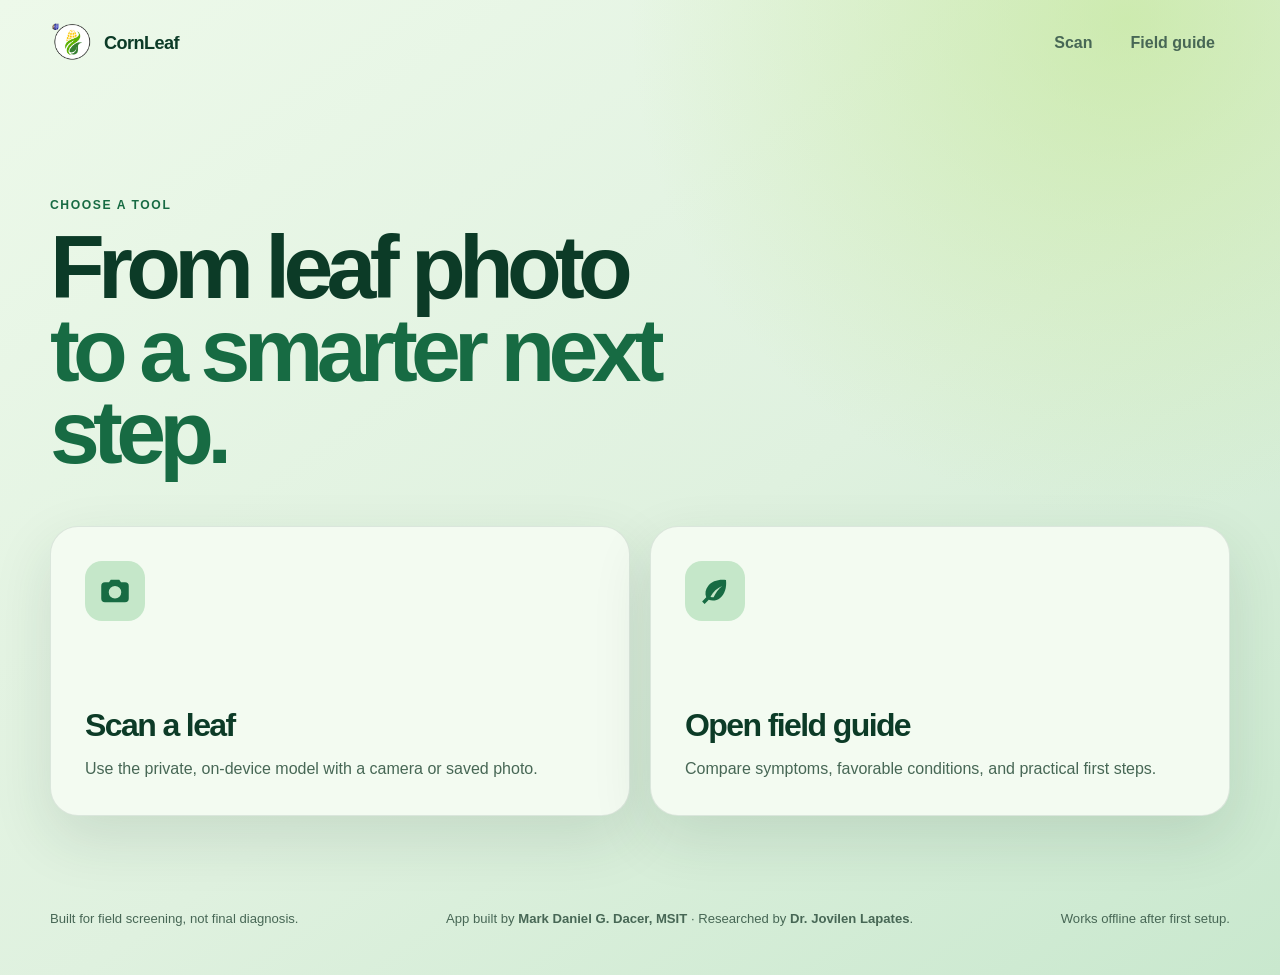
<file: site/menu/index.html>
<!doctype html>
<html lang="en">
<head>
  <meta charset="utf-8">
  <meta name="viewport" content="width=device-width, initial-scale=1">
  <meta name="theme-color" content="#173d2b">
  <title>CornLeaf tools</title>
  <link rel="stylesheet" href="../styles.css?v=6">
</head>
<body>
  <header class="site-header">
    <a class="brand" href="../index.html"><img src="../logo.png" alt="" width="44" height="44"><span>CornLeaf</span></a>
    <nav aria-label="Main navigation">
      <a class="nav-link" href="../index.html">Scan</a>
      <a class="nav-link" href="corn_mang.html">Field guide</a>
    </nav>
  </header>
  <main>
    <section class="guide-hero">
      <p class="eyebrow">Choose a tool</p>
      <h1>From leaf photo<br><em>to a smarter next step.</em></h1>
    </section>
    <section class="menu-grid" aria-label="CornLeaf tools">
      <a class="menu-card" href="../index.html">
        <span class="menu-card-icon"><svg viewBox="0 0 24 24" aria-hidden="true"><path d="M20 5h-3.2l-1.4-2H8.6L7.2 5H4a3 3 0 0 0-3 3v10a3 3 0 0 0 3 3h16a3 3 0 0 0 3-3V8a3 3 0 0 0-3-3Zm-8 13a5 5 0 1 1 0-10 5 5 0 0 1 0 10Z"/></svg></span>
        <h2>Scan a leaf</h2>
        <p>Use the private, on-device model with a camera or saved photo.</p>
      </a>
      <a class="menu-card" href="corn_mang.html">
        <span class="menu-card-icon"><svg viewBox="0 0 24 24" aria-hidden="true"><path d="M20.8 3.2C14.5 2.5 9.4 4.3 6.5 7.9 4.3 10.6 3.8 14 5 17l-3.3 3.3 2 2L7 19c3 1.2 6.4.7 9.1-1.5 3.6-2.9 5.4-8 4.7-14.3ZM8.4 16.6c2.2-4.2 5.2-6.8 9.3-8.7-3.1 2.7-5.3 5.7-6.8 9.1-.9.1-1.7 0-2.5-.4Z"/></svg></span>
        <h2>Open field guide</h2>
        <p>Compare symptoms, favorable conditions, and practical first steps.</p>
      </a>
    </section>
  </main>
  <footer class="site-footer"><p>Built for field screening, not final diagnosis.</p><p>App built by <strong>Mark Daniel G. Dacer, MSIT</strong> · Researched by <strong>Dr. Jovilen Lapates</strong>.</p><p>Works offline after first setup.</p></footer>
</body>
</html>
</file>
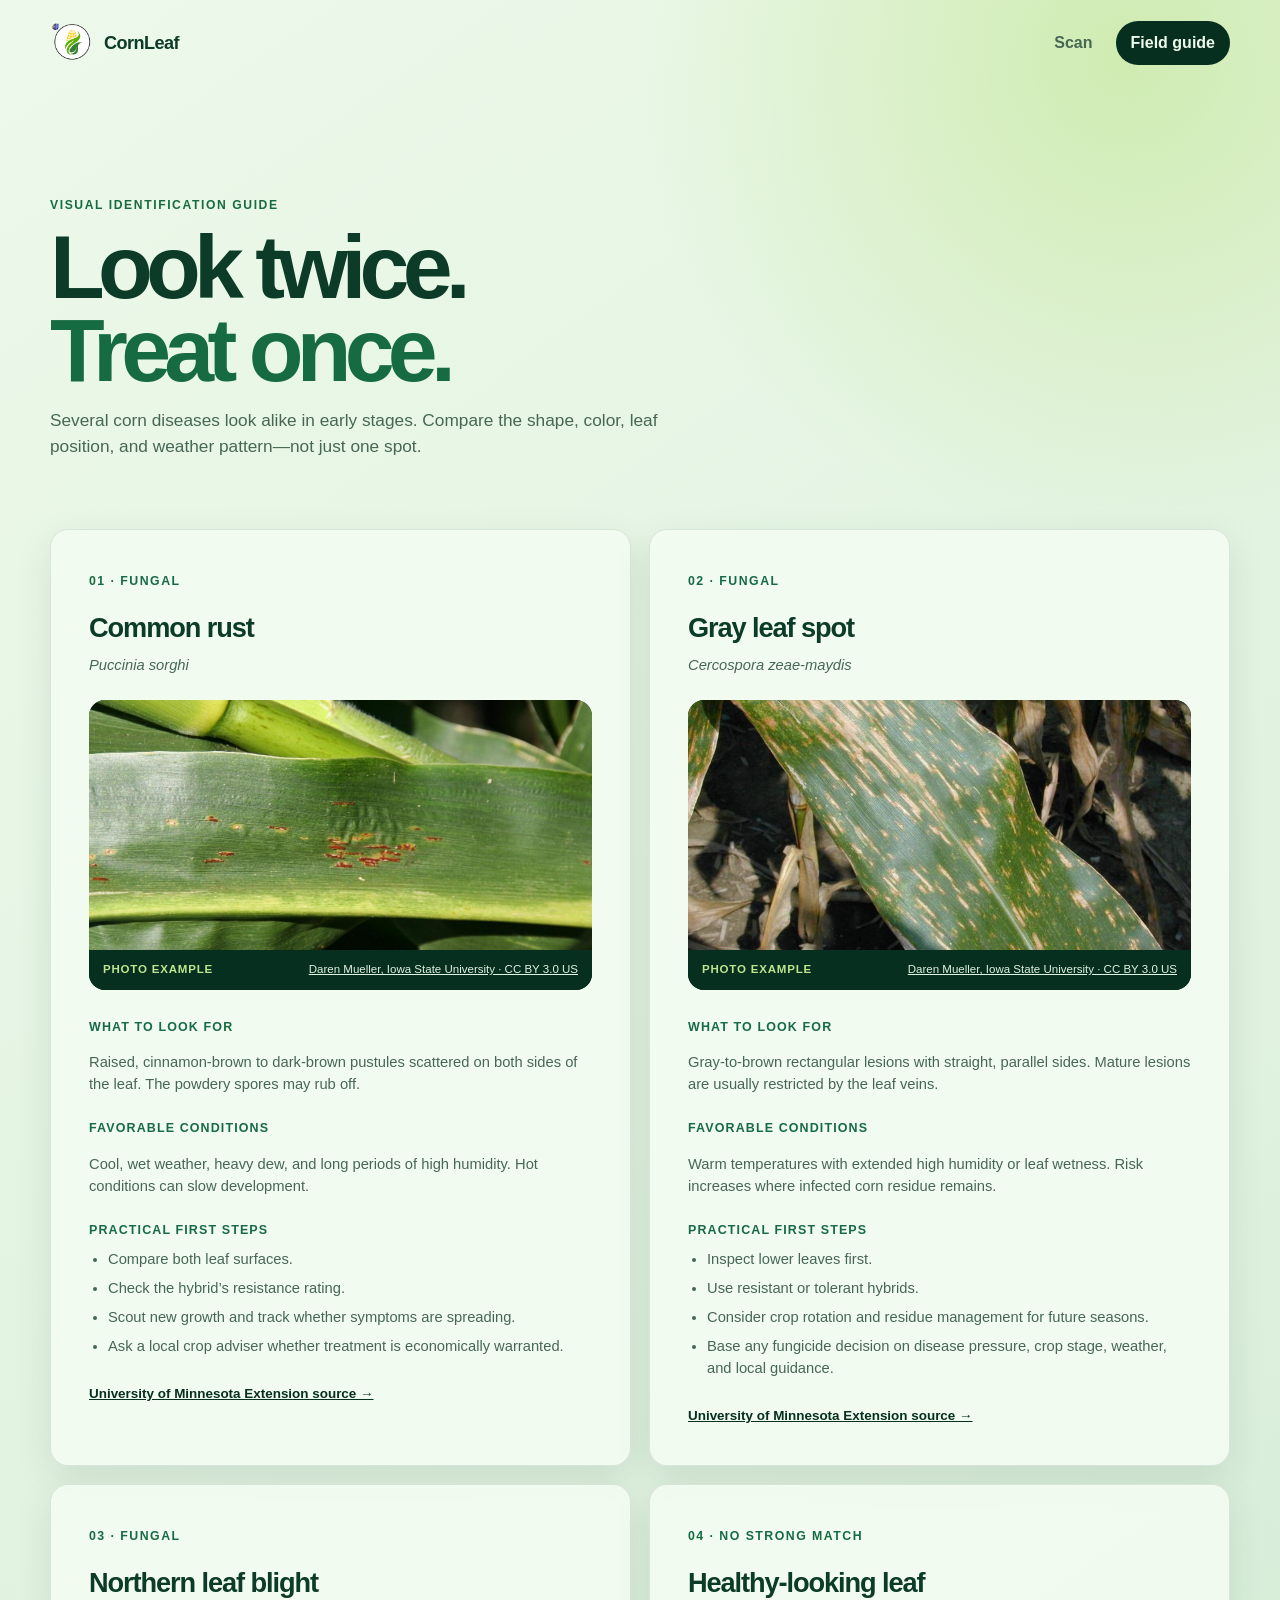
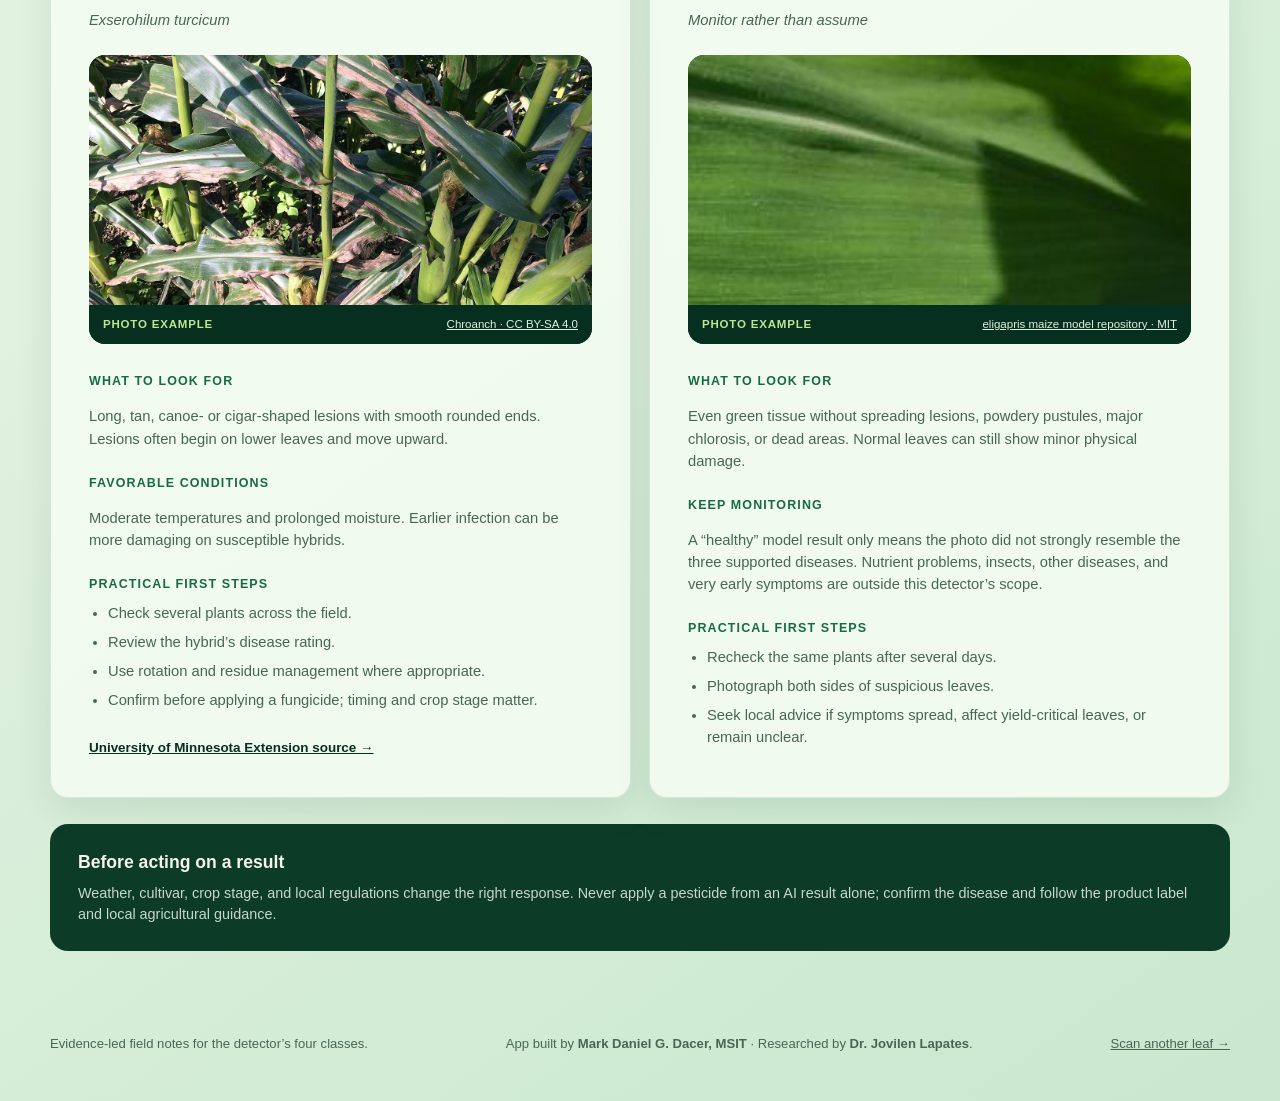
<file: site/menu/corn_mang.html>
<!doctype html>
<html lang="en">
<head>
  <meta charset="utf-8">
  <meta name="viewport" content="width=device-width, initial-scale=1">
  <meta name="theme-color" content="#173d2b">
  <meta name="description" content="A concise field guide to common rust, northern corn leaf blight, and gray leaf spot.">
  <title>CornLeaf field guide</title>
  <link rel="stylesheet" href="../styles.css?v=6">
</head>
<body>
  <header class="site-header">
    <a class="brand" href="../index.html"><img src="../logo.png" alt="" width="44" height="44"><span>CornLeaf</span></a>
    <nav aria-label="Main navigation">
      <a class="nav-link" href="../index.html">Scan</a>
      <a class="nav-link active" href="corn_mang.html" aria-current="page">Field guide</a>
    </nav>
  </header>

  <main>
    <section class="guide-hero">
      <p class="eyebrow">Visual identification guide</p>
      <h1>Look twice.<br><em>Treat once.</em></h1>
      <p>Several corn diseases look alike in early stages. Compare the shape, color, leaf position, and weather pattern—not just one spot.</p>
    </section>

    <section class="guide-grid" aria-label="Supported corn leaf conditions">
      <article class="disease-card" id="common-rust">
        <span class="card-number">01 · FUNGAL</span>
        <h2>Common rust</h2>
        <p class="latin">Puccinia sorghi</p>
        <figure class="guide-photo">
          <img src="../images/common-rust.jpg" alt="Raised reddish-brown common rust pustules scattered across a corn leaf" width="1280" height="807" loading="lazy">
          <figcaption><span>Photo example</span><a href="https://commons.wikimedia.org/wiki/File:Puccinia_sorghi_Schwein._5465568.jpg" target="_blank" rel="noreferrer">Daren Mueller, Iowa State University · CC BY 3.0 US</a></figcaption>
        </figure>
        <h3>What to look for</h3>
        <p>Raised, cinnamon-brown to dark-brown pustules scattered on both sides of the leaf. The powdery spores may rub off.</p>
        <h3>Favorable conditions</h3>
        <p>Cool, wet weather, heavy dew, and long periods of high humidity. Hot conditions can slow development.</p>
        <h3>Practical first steps</h3>
        <ul><li>Compare both leaf surfaces.</li><li>Check the hybrid’s resistance rating.</li><li>Scout new growth and track whether symptoms are spreading.</li><li>Ask a local crop adviser whether treatment is economically warranted.</li></ul>
        <a class="source-link" href="https://extension.umn.edu/corn-pest-management/common-rust-corn" target="_blank" rel="noreferrer">University of Minnesota Extension source →</a>
      </article>

      <article class="disease-card" id="gray-leaf-spot">
        <span class="card-number">02 · FUNGAL</span>
        <h2>Gray leaf spot</h2>
        <p class="latin">Cercospora zeae-maydis</p>
        <figure class="guide-photo">
          <img src="../images/gray-leaf-spot.png" alt="Numerous narrow gray and tan lesions on a corn leaf affected by gray leaf spot" width="757" height="546" loading="lazy">
          <figcaption><span>Photo example</span><a href="https://commons.wikimedia.org/wiki/File:Gray_leaf_spot_Cercospora_zeae-maydis_5465607.png" target="_blank" rel="noreferrer">Daren Mueller, Iowa State University · CC BY 3.0 US</a></figcaption>
        </figure>
        <h3>What to look for</h3>
        <p>Gray-to-brown rectangular lesions with straight, parallel sides. Mature lesions are usually restricted by the leaf veins.</p>
        <h3>Favorable conditions</h3>
        <p>Warm temperatures with extended high humidity or leaf wetness. Risk increases where infected corn residue remains.</p>
        <h3>Practical first steps</h3>
        <ul><li>Inspect lower leaves first.</li><li>Use resistant or tolerant hybrids.</li><li>Consider crop rotation and residue management for future seasons.</li><li>Base any fungicide decision on disease pressure, crop stage, weather, and local guidance.</li></ul>
        <a class="source-link" href="https://extension.umn.edu/corn-pest-management/gray-leaf-spot-corn" target="_blank" rel="noreferrer">University of Minnesota Extension source →</a>
      </article>

      <article class="disease-card" id="blight">
        <span class="card-number">03 · FUNGAL</span>
        <h2>Northern leaf blight</h2>
        <p class="latin">Exserohilum turcicum</p>
        <figure class="guide-photo">
          <img src="../images/northern-leaf-blight.jpg" alt="Corn plants with long tan northern leaf blight lesions spreading across their leaves" width="1280" height="960" loading="lazy">
          <figcaption><span>Photo example</span><a href="https://commons.wikimedia.org/wiki/File:Northern_corn_leaf_blight.JPG" target="_blank" rel="noreferrer">Chroanch · CC BY-SA 4.0</a></figcaption>
        </figure>
        <h3>What to look for</h3>
        <p>Long, tan, canoe- or cigar-shaped lesions with smooth rounded ends. Lesions often begin on lower leaves and move upward.</p>
        <h3>Favorable conditions</h3>
        <p>Moderate temperatures and prolonged moisture. Earlier infection can be more damaging on susceptible hybrids.</p>
        <h3>Practical first steps</h3>
        <ul><li>Check several plants across the field.</li><li>Review the hybrid’s disease rating.</li><li>Use rotation and residue management where appropriate.</li><li>Confirm before applying a fungicide; timing and crop stage matter.</li></ul>
        <a class="source-link" href="https://extension.umn.edu/corn-pest-management/northern-corn-leaf-blight" target="_blank" rel="noreferrer">University of Minnesota Extension source →</a>
      </article>

      <article class="disease-card" id="healthy">
        <span class="card-number">04 · NO STRONG MATCH</span>
        <h2>Healthy-looking leaf</h2>
        <p class="latin">Monitor rather than assume</p>
        <figure class="guide-photo">
          <img src="../demo-leaf.jpg" alt="Close-up example of a healthy green corn leaf" width="256" height="256" loading="lazy">
          <figcaption><span>Photo example</span><a href="https://huggingface.co/eligapris/maize-diseases-detection" target="_blank" rel="noreferrer">eligapris maize model repository · MIT</a></figcaption>
        </figure>
        <h3>What to look for</h3>
        <p>Even green tissue without spreading lesions, powdery pustules, major chlorosis, or dead areas. Normal leaves can still show minor physical damage.</p>
        <h3>Keep monitoring</h3>
        <p>A “healthy” model result only means the photo did not strongly resemble the three supported diseases. Nutrient problems, insects, other diseases, and very early symptoms are outside this detector’s scope.</p>
        <h3>Practical first steps</h3>
        <ul><li>Recheck the same plants after several days.</li><li>Photograph both sides of suspicious leaves.</li><li>Seek local advice if symptoms spread, affect yield-critical leaves, or remain unclear.</li></ul>
      </article>
    </section>

    <aside class="guide-warning">
      <h2>Before acting on a result</h2>
      <p>Weather, cultivar, crop stage, and local regulations change the right response. Never apply a pesticide from an AI result alone; confirm the disease and follow the product label and local agricultural guidance.</p>
    </aside>
  </main>

  <footer class="site-footer"><p>Evidence-led field notes for the detector’s four classes.</p><p>App built by <strong>Mark Daniel G. Dacer, MSIT</strong> · Researched by <strong>Dr. Jovilen Lapates</strong>.</p><p><a href="../index.html">Scan another leaf →</a></p></footer>
</body>
</html>
</file>
<file: site/styles.css>
:root {
  --ink: #0c3b27;
  --ink-soft: #476755;
  --cream: #dff1df;
  --paper: #f3fbf1;
  --green: #176b43;
  --green-dark: #072f20;
  --green-pale: #c5e7c9;
  --lime: #bfe58e;
  --rust: #b75a32;
  --line: #d9dfd7;
  --shadow: 0 22px 60px rgba(23, 61, 43, .12);
  --radius-lg: 28px;
  --radius-md: 18px;
}

* { box-sizing: border-box; }
html { scroll-behavior: smooth; }
body {
  margin: 0;
  min-width: 320px;
  color: var(--ink);
  background:
    radial-gradient(circle at 88% 2%, rgba(191, 229, 142, .6), transparent 31rem),
    linear-gradient(145deg, #edf9ea 0%, var(--cream) 55%, #c9e8ce 100%);
  font-family: "Segoe UI", Arial, system-ui, sans-serif;
  line-height: 1.5;
}

button, select, input { font: inherit; }
button, .button, a { -webkit-tap-highlight-color: transparent; }
a { color: inherit; }
svg { display: block; }
[hidden] { display: none !important; }

.site-header,
.site-footer,
main {
  width: min(1180px, calc(100% - 40px));
  margin-inline: auto;
}

.site-header {
  min-height: 86px;
  display: flex;
  align-items: center;
  justify-content: space-between;
}

.brand {
  display: inline-flex;
  align-items: center;
  gap: 10px;
  color: var(--ink);
  text-decoration: none;
  font: 800 1.13rem "Segoe UI", Arial, sans-serif;
  letter-spacing: -.03em;
}

.brand img { border-radius: 12px; }
nav { display: flex; gap: 8px; }
.nav-link {
  padding: 10px 15px;
  color: var(--ink-soft);
  border-radius: 999px;
  text-decoration: none;
  font-weight: 600;
}
.nav-link:hover { color: var(--green-dark); background: rgba(243, 251, 241, .72); }
.nav-link.active { color: #effbea; background: var(--green-dark); }

.hero {
  padding: clamp(48px, 7vw, 92px) 0 54px;
  display: grid;
  grid-template-columns: 1fr auto;
  gap: 30px;
  align-items: end;
}

.eyebrow,
.step-label {
  margin: 0 0 12px;
  color: var(--green);
  font-size: .76rem;
  font-weight: 800;
  letter-spacing: .13em;
  text-transform: uppercase;
}

h1, h2, h3 { font-family: "Segoe UI", Arial, sans-serif; }
h1 {
  margin: 0;
  max-width: 800px;
  font-size: clamp(3rem, 8vw, 6.7rem);
  line-height: .92;
  letter-spacing: -.075em;
}
h1 em { color: var(--green); font-style: normal; }
.hero-copy {
  max-width: 620px;
  margin: 28px 0 0;
  color: var(--ink-soft);
  font-size: clamp(1rem, 2vw, 1.18rem);
}

.model-status {
  min-width: 210px;
  padding: 12px 15px;
  display: flex;
  align-items: center;
  gap: 10px;
  color: var(--ink-soft);
  border: 1px solid rgba(23, 61, 43, .1);
  border-radius: 999px;
  background: rgba(232, 247, 230, .82);
  font-size: .86rem;
  font-weight: 600;
  backdrop-filter: blur(12px);
}
.status-dot {
  width: 9px;
  height: 9px;
  flex: none;
  border-radius: 50%;
  background: #d39b42;
  box-shadow: 0 0 0 5px rgba(211, 155, 66, .15);
  animation: pulse 1.5s infinite;
}
.model-status.ready .status-dot { background: var(--green); box-shadow: 0 0 0 5px rgba(35, 122, 75, .14); animation: none; }
.model-status.error .status-dot { background: #bb4337; animation: none; }
@keyframes pulse { 50% { opacity: .45; } }

.scanner {
  display: grid;
  grid-template-columns: minmax(0, 1.2fr) minmax(340px, .8fr);
  border-radius: var(--radius-lg);
  background: var(--paper);
  border: 1px solid rgba(7, 47, 32, .1);
  box-shadow: var(--shadow);
  overflow: hidden;
}

.camera-panel,
.result-panel { padding: clamp(24px, 4vw, 42px); }
.camera-panel { border-right: 1px solid var(--line); }
.panel-heading,
.result-topline {
  display: flex;
  align-items: center;
  justify-content: space-between;
  gap: 18px;
}
.panel-heading h2,
.result-panel h2 { margin: 0; font-size: clamp(1.45rem, 3vw, 2.1rem); letter-spacing: -.04em; }

.icon-button {
  width: 43px;
  height: 43px;
  padding: 11px;
  border: 1px solid var(--line);
  border-radius: 50%;
  color: var(--ink);
  background: transparent;
  cursor: pointer;
}
.icon-button svg { width: 100%; height: 100%; fill: currentColor; }
.icon-button:hover { background: var(--green-pale); }

.camera-stage {
  position: relative;
  margin-top: 24px;
  min-height: 430px;
  display: grid;
  place-items: center;
  background: #cfe5cf;
  border-radius: 20px;
  overflow: hidden;
}
#webcam,
#snapshot {
  width: 100%;
  height: 100%;
  min-height: 430px;
  object-fit: cover;
}
#snapshot { image-rendering: auto; }
.camera-empty {
  max-width: 260px;
  padding: 32px;
  display: grid;
  justify-items: center;
  gap: 8px;
  text-align: center;
  color: var(--ink-soft);
}
.camera-empty svg { width: 62px; height: 62px; margin-bottom: 8px; fill: #9aae9f; }
.camera-empty strong { color: var(--ink); font-size: 1.05rem; }
.camera-empty span { font-size: .9rem; }
.frame-guide {
  position: absolute;
  inset: 10%;
  border: 2px solid rgba(255,255,255,.8);
  border-radius: 18px;
  box-shadow: 0 0 0 999px rgba(14, 40, 28, .14);
  pointer-events: none;
}

.camera-options { margin-top: 18px; }
.select-wrap { display: grid; gap: 6px; }
.select-wrap span { color: var(--ink-soft); font-size: .77rem; font-weight: 700; text-transform: uppercase; letter-spacing: .08em; }
select {
  width: 100%;
  padding: 12px 40px 12px 14px;
  color: var(--ink);
  border: 1px solid var(--line);
  border-radius: 12px;
  background: #fff;
}

.action-row { margin-top: 12px; display: grid; grid-template-columns: repeat(3, 1fr); gap: 10px; }
.button {
  min-height: 50px;
  padding: 13px 18px;
  display: inline-flex;
  align-items: center;
  justify-content: center;
  gap: 9px;
  border: 0;
  border-radius: 13px;
  font-weight: 700;
  text-decoration: none;
  cursor: pointer;
  transition: transform .18s ease, background .18s ease, opacity .18s ease;
}
.button svg { width: 19px; height: 19px; fill: currentColor; }
.button:hover:not(:disabled) { transform: translateY(-2px); }
.button.secondary { color: var(--ink); background: var(--green-pale); }
.button.secondary:hover { background: #cee4d0; }
.button.primary { color: #fff; background: var(--green); }
.button.primary:hover { background: var(--green-dark); }
.button:disabled { opacity: .46; cursor: not-allowed; }
.analyze-button { width: 100%; margin-top: 10px; justify-content: space-between; padding-inline: 21px; }
.camera-message { min-height: 1.4em; margin: 12px 2px 0; color: var(--ink-soft); font-size: .84rem; }
.camera-message.error { color: #a23d35; }

.result-panel { min-height: 100%; background: #dcefdc; }
.result-placeholder { height: 100%; display: flex; flex-direction: column; align-items: flex-start; }
.placeholder-mark {
  width: 72px;
  height: 72px;
  margin: 46px 0 28px;
  display: grid;
  place-items: center;
  color: var(--green);
  border-radius: 50%;
  background: var(--green-pale);
  font: 700 2rem "Segoe UI", Arial, sans-serif;
}
.result-placeholder > p:not(.step-label) { color: var(--ink-soft); }
.photo-tips { margin: auto 0 0; padding: 25px 0 0; list-style: none; border-top: 1px solid var(--line); width: 100%; }
.photo-tips li { margin: 9px 0; color: var(--ink-soft); font-size: .9rem; }
.photo-tips li::before { content: "✓"; margin-right: 9px; color: var(--green); font-weight: 800; }

.result-icon { width: 57px; height: 57px; display: grid; place-items: center; border-radius: 16px; background: var(--green-pale); font-size: 1.7rem; }
.confidence-badge { padding: 7px 11px; border-radius: 999px; background: #edf0e7; color: var(--ink-soft); font-size: .76rem; font-weight: 800; text-transform: uppercase; letter-spacing: .05em; }
.result-kicker { margin: 28px 0 5px; color: var(--green); font-weight: 700; }
.result-summary { margin: 13px 0 28px; color: var(--ink-soft); }
.probabilities { display: grid; gap: 14px; }
.probability-row { display: grid; grid-template-columns: 1fr auto; gap: 5px 14px; align-items: center; }
.probability-label { font-size: .86rem; font-weight: 600; }
.probability-value { color: var(--ink-soft); font-variant-numeric: tabular-nums; font-size: .84rem; }
.probability-track { grid-column: 1 / -1; height: 7px; border-radius: 99px; background: #e1e5de; overflow: hidden; }
.probability-fill { height: 100%; width: 0; border-radius: inherit; background: var(--green); transition: width .6s cubic-bezier(.2,.8,.2,1); }
.probability-row:not(.top) .probability-fill { background: #9aab9f; }
.guide-link { margin-top: 30px; padding: 16px 0; display: flex; justify-content: space-between; color: var(--green-dark); border-top: 1px solid var(--line); border-bottom: 1px solid var(--line); font-weight: 800; text-decoration: none; }
.guide-link:hover { color: var(--green); }
.disclaimer { margin: 20px 0 0; color: #6f756e; font-size: .77rem; }

.trust-strip {
  margin: 24px 0 80px;
  padding: 25px clamp(20px, 5vw, 52px);
  display: grid;
  grid-template-columns: repeat(3, 1fr);
  gap: 24px;
  color: #effbea;
  border: 1px solid rgba(7,47,32,.12);
  border-radius: var(--radius-md);
  background: var(--green-dark);
}
.trust-strip div { display: flex; align-items: baseline; gap: 9px; }
.trust-strip strong { font: 800 1.2rem "Segoe UI", Arial, sans-serif; }
.trust-strip span { color: #bcd8c5; font-size: .85rem; }

.site-footer {
  padding: 0 0 34px;
  display: flex;
  justify-content: space-between;
  gap: 18px;
  color: var(--ink-soft);
  font-size: .82rem;
}
.site-footer a:hover { color: var(--green); }
.install-prompt { position: fixed; right: 20px; bottom: 20px; padding: 13px 18px; color: #fff; border: 0; border-radius: 999px; background: var(--ink); box-shadow: var(--shadow); cursor: pointer; }

/* Field guide */
.guide-hero { max-width: 820px; padding: clamp(55px, 9vw, 110px) 0 52px; }
.guide-hero h1 { font-size: clamp(2.8rem, 7vw, 5.8rem); }
.guide-hero p:last-child { max-width: 660px; color: var(--ink-soft); font-size: 1.08rem; }
.guide-grid { display: grid; grid-template-columns: repeat(2, minmax(0, 1fr)); gap: 18px; margin-bottom: 26px; }
.disease-card { padding: clamp(24px, 4vw, 38px); background: rgba(243, 251, 241, .94); border: 1px solid rgba(7,47,32,.1); border-radius: var(--radius-md); box-shadow: 0 12px 36px rgba(7,47,32,.1); scroll-margin-top: 24px; }
.disease-card .card-number { color: var(--green); font: 800 .77rem "Segoe UI", Arial, sans-serif; letter-spacing: .12em; }
.disease-card h2 { margin: 16px 0 5px; font-size: 1.7rem; letter-spacing: -.04em; }
.latin { margin: 0 0 24px; color: var(--ink-soft); font-style: italic; font-size: .86rem; }
.guide-photo { margin: 0 0 28px; overflow: hidden; border-radius: 16px; background: var(--green-dark); }
.guide-photo img { width: 100%; height: 250px; display: block; object-fit: cover; }
.guide-photo figcaption { padding: 11px 14px; display: flex; align-items: baseline; justify-content: space-between; gap: 12px; color: #dff1df; background: var(--green-dark); font-size: .72rem; }
.guide-photo figcaption span { flex: none; color: var(--lime); font-weight: 800; letter-spacing: .07em; text-transform: uppercase; }
.guide-photo figcaption a { color: #dff1df; text-align: right; }
.guide-photo figcaption a:hover { color: #fff; }
.disease-card h3 { margin: 24px 0 7px; font-size: .78rem; text-transform: uppercase; letter-spacing: .09em; color: var(--green); }
.disease-card p, .disease-card li { color: var(--ink-soft); font-size: .92rem; }
.disease-card ul { margin: 8px 0 0; padding-left: 19px; }
.disease-card li { margin: 7px 0; }
.source-link { display: inline-block; margin-top: 20px; color: var(--green-dark); font-weight: 700; font-size: .84rem; }
.guide-warning { margin: 0 0 70px; padding: 25px 28px; border-radius: var(--radius-md); background: var(--ink); color: #f6f4e8; }
.guide-warning h2 { margin: 0 0 7px; font-size: 1.1rem; }
.guide-warning p { margin: 0; color: #c9d6cd; font-size: .9rem; }

.menu-grid { display: grid; grid-template-columns: 1fr 1fr; gap: 20px; padding-bottom: 80px; }
.menu-card { min-height: 290px; padding: 34px; display: flex; flex-direction: column; border: 1px solid rgba(7,47,32,.1); border-radius: var(--radius-lg); background: var(--paper); box-shadow: var(--shadow); text-decoration: none; transition: transform .2s ease; }
.menu-card:hover { transform: translateY(-4px); }
.menu-card-icon { width: 60px; height: 60px; padding: 15px; border-radius: 17px; background: var(--green-pale); }
.menu-card-icon svg { width: 100%; height: 100%; fill: var(--green); }
.menu-card h2 { margin: auto 0 8px; font-size: 2rem; letter-spacing: -.05em; }
.menu-card p { margin: 0; color: var(--ink-soft); }

@media (max-width: 850px) {
  .hero { grid-template-columns: 1fr; }
  .model-status { width: fit-content; }
  .scanner { grid-template-columns: 1fr; }
  .camera-panel { border-right: 0; border-bottom: 1px solid var(--line); }
  .result-panel { min-height: 500px; }
  .guide-grid { grid-template-columns: 1fr; }
}

@media (max-width: 600px) {
  .site-header, .site-footer, main { width: min(100% - 24px, 1180px); }
  .site-header { min-height: 72px; }
  .brand span { display: none; }
  .nav-link { padding: 8px 11px; font-size: .86rem; }
  .hero { padding-top: 45px; }
  .camera-panel, .result-panel { padding: 22px 18px; }
  .camera-stage, #webcam, #snapshot { min-height: 360px; }
  .action-row { grid-template-columns: 1fr; }
  .trust-strip { grid-template-columns: 1fr; }
  .site-footer { flex-direction: column; }
  .site-footer p { margin: 0; }
  .menu-grid { grid-template-columns: 1fr; }
  .guide-photo img { height: 220px; }
  .guide-photo figcaption { align-items: flex-start; flex-direction: column; }
  .guide-photo figcaption a { text-align: left; }
}

@media (prefers-reduced-motion: reduce) {
  *, *::before, *::after { scroll-behavior: auto !important; animation: none !important; transition: none !important; }
}
</file>
